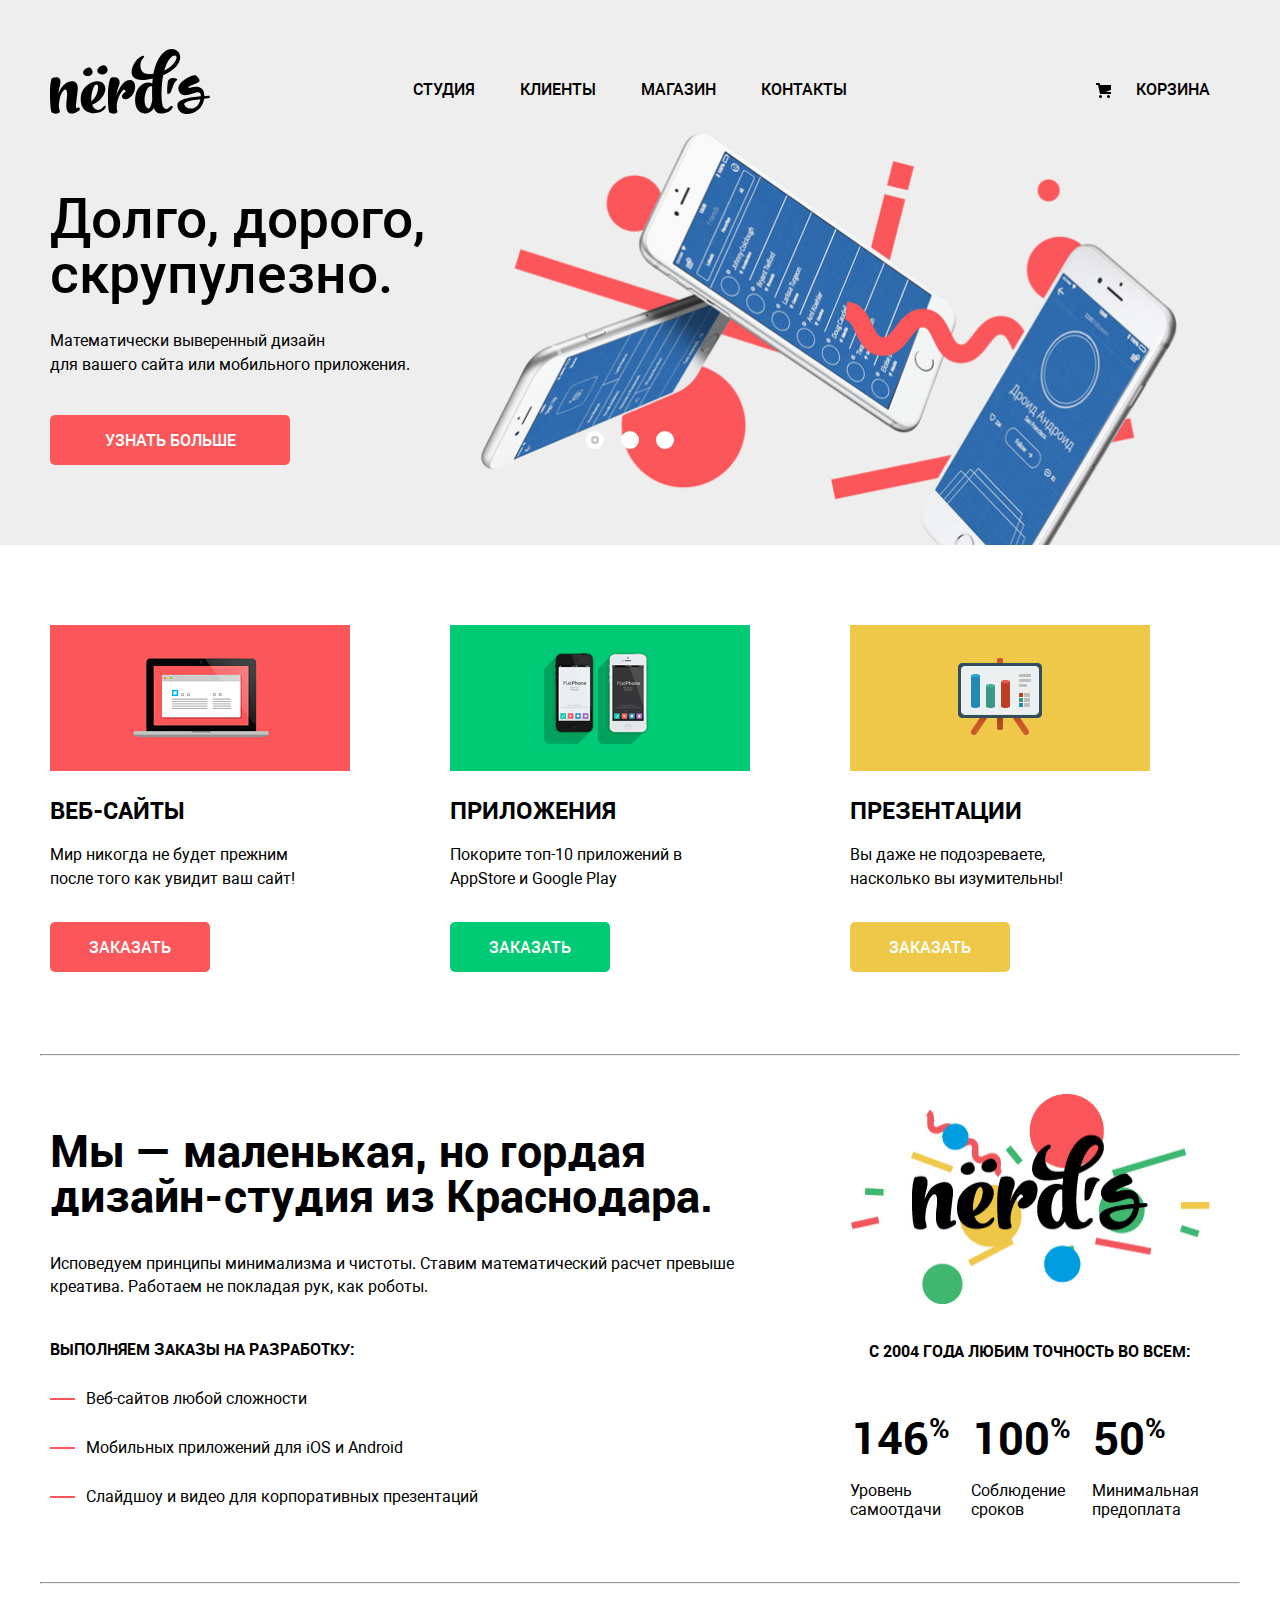
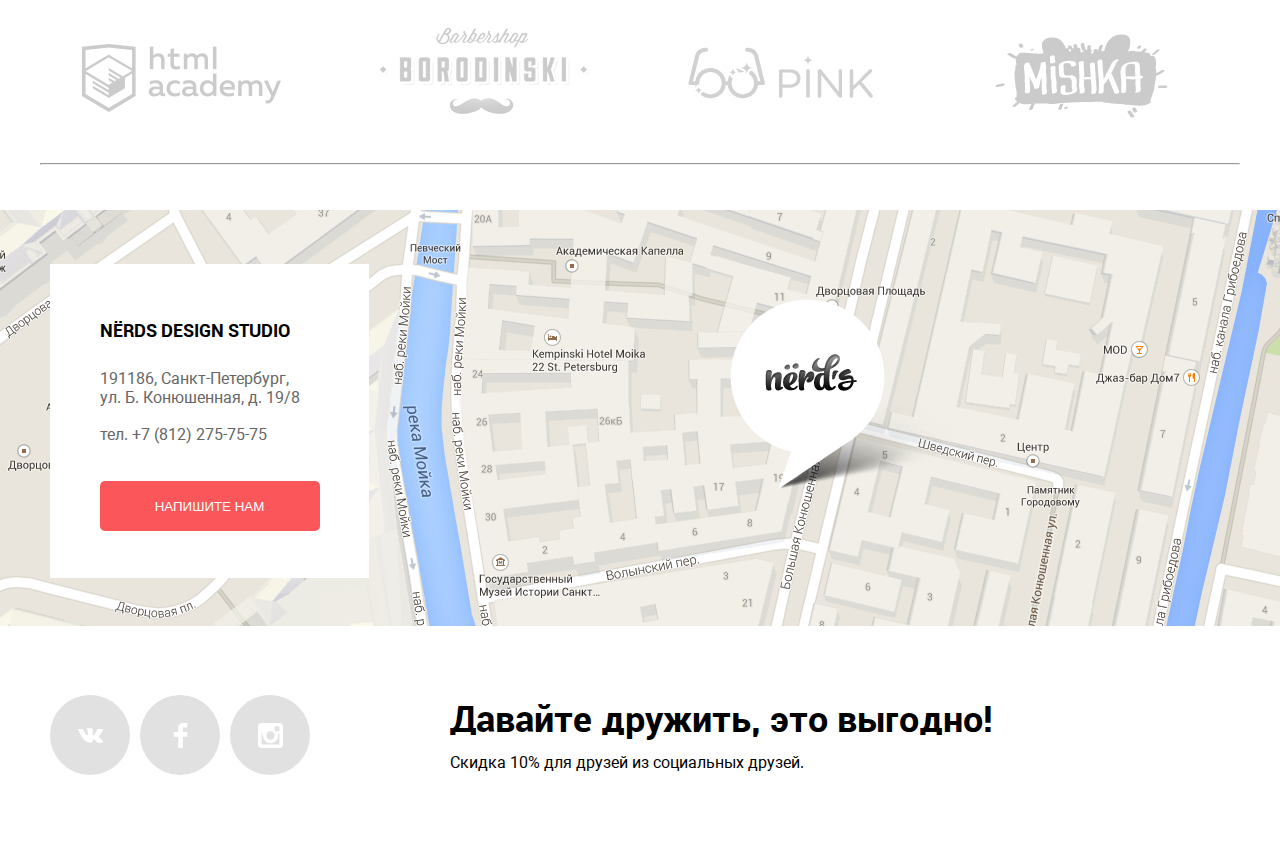
<file: index.html>
<!DOCTYPE html>
<html lang=ru>

<head>
  <meta charset="utf-8">
  <title>Дизайн-студия "Nerds"</title>
  <link rel="stylesheet" type="text/css" href="css/style.css" />
</head>

<body>
  <header class="main-header">
    <nav class="main-navigation container">
      <span class="main-header-logo">
        <img src="img/logo-nerds.svg" width="160" height="65" alt="Логотип дизайн-студии Nerds">
      </span>
      <div class="navigation-list">
        <ul>
          <li>
            <a class="navigation-item" href="#">Cтудия</a>
          </li>
          <li>
            <a class="navigation-item" href="#">Клиенты</a>
          </li>
          <li>
            <a class="navigation-item" href="catalog.html">Магазин</a>
          </li>
          <li>
            <a class="navigation-item" href="#">Контакты</a>
          </li>
        </ul>
      </div>
      <a class="navigation-item cart-item" href="#">Корзина</a>	
    </nav>

    <h1 class="visually-hidden">Дизайн-студия «Nerds»</h1>
    <section class="container">
      <ul class="slider">
        <li class="slide slide-first">
          <input type="radio" name="slide" id="slide-1" class="visually-hidden button-slide" checked>
          <label for="slide-1" class="button button-slide" title="Первый слайд"></label>
          <div class="slide-content">
            <div class="features">
              <h2>Долго, дорого, <br>скрупулезно.</h2>
              <p>Математически выверенный дизайн <br>для вашего сайта или мобильного приложения.</p>
              <a class="button button-more" href="#show-more">Узнать больше</a>
            </div>
            <img src="img/slide-phone.png" height="430" alt="слайд_1">
          </div>
        </li>
        <li class="slide slide-second">
          <input type="radio" name="slide" id="slide-2" class="visually-hidden button-slide">
          <label for="slide-2" class="button button-slide" title="Второй слайд"></label>
          <div class="slide-content">
            <div class="features">
              <h2>Любим математику <br>как никто другой</h2>
              <p>Никакого креатива, только математические формулы <br>для расчёта идеальных пропорций.</p>
              <a class="button button-more" href="#show-more">Узнать больше</a>
            </div>
            <img src="img/slide-desktop.png" height="430" alt="слайд_2">
          </div>
        </li>
        <li class="slide slide-third">
          <input type="radio" name="slide" id="slide-3" class="visually-hidden button-slide">
          <label for="slide-3" class="button button-slide" title="Третий слайд"></label>
          <div class="slide-content">
            <div class="features">
              <h2>Только ночь, <br>только хардкор</h2>
              <p>Работать днём как все? Мы против этого. <br>Ближе к полуночи работа только начинается.</p>
              <a class="button button-more" href="#show-more">Узнать больше</a>
            </div>
            <img src="img/slide-tablet-and-phone.png" height="430" alt="слайд_3">
          </div>
        </li>
        </div>
    </section>
  </header>

  <main class="container">
    <section>
      <h2 class="visually-hidden">Наши услуги:</h2>
      <ul class="offer-list">
        <li>
          <img src="img/illustration-web.png" width="300" height="146" alt="Веб сайт от дизайн-студии Nerds">
          <h3>Веб-сайты</h3>
          <p>Мир никогда не будет прежним <br>после того как увидит ваш сайт!</p>
          <a class="button" href "#offer">Заказать</a>
        </li>
        <li>
          <img src="img/illustration-mobile.png" width="300" height="146" alt="Мобильное приложение от дизайн-студии Nerds">
          <h3>Приложения</h3>
          <p>Покорите топ-10 приложений в AppStore и Google Play</p>
          <a class="button button-green" href "#offer">Заказать</a>
        </li>
        <li>
          <img src="img/illustration-presentation.png" width="300" height="146" alt="Презентации от дизайн-студии Nerds">
          <h3>Презентации</h3>
          <p>Вы даже не подозреваете, <br>насколько вы изумительны!</p>
          <a class="button button-yellow" href "#offer">Заказать</a>
        </li>
      </ul>
    </section>
    <hr>
    <section class="about-us">
      <h2 class="visually-hidden">О нас:</h2>
      <div class="about-us-left-block">
        <p class="about-us-slogan">
          <b>Мы — маленькая, но гордая дизайн-студия из Краснодара.</b>
        </p>
        <p>
          Исповедуем принципы минимализма и чистоты. Ставим математический расчет превыше креатива. Работаем не покладая рук, как роботы.
        </p>
        <p class="services-header">
          <strong>Выполняем заказы на разработку:</strong>
        </p>
        <ul class="services-list">
          <li>
            Веб-сайтов любой сложности
          </li>
          <li>
            Мобильных приложений для iOS и Android
          </li>
          <li>
            Слайдшоу и видео для корпоративных презентаций
          </li>
        </ul>
      </div>
      <div class="about-us-right-block">
        <img src="img/illustration-logo-nerds.png" width="360" height="210" alt="Логотип дизайн-студии Nerds">
        <p class="statistic-slogan">
          C 2004 года любим точность во всем:
        </p>
        <ul class="statistic">
          <li>
            <p class="percentages">146<sup>%</sup>
            </p>
            <p>Уровень самоотдачи</p>
          </li>
          <li>
            <p class="percentages">100<sup>%</sup>
            </p>
            <p>Соблюдение сроков</p>
          </li>
          <li>
            <p class="percentages">50<sup>%</sup>
            </p>
            <p>Минимальная предоплата</p>
          </li>
        </ul>
      </div>
    </section>

    <hr>
    <section class="partners">
      <h2 class="visually-hidden">Наши партнеры:</h2>
      <ul class="partners-list">
        <li class="partners-item">
          <a href="https://htmlacademy.ru/intensive/htmlcss">
            <img src="img/logo-html-academy.png" width="260" height="180" alt="Логотип HTML Academy">
          </a>
        </li>
        <li class="partners-item">
          <a href="#partner">
            <img src="img/logo-borodinski.png" width="260" height="180" alt="Логотип Borodinski">
          </a>
        </li>
        <li class="partners-item">
          <a href="#partner">
            <img src="img/logo-a-pink.png" width="260" height="180" alt="Логотип Pink">
          </a>
        </li>
        <li class="partners-item">
          <a href="#partner">
            <img src="img/logo-mishka.png" width="260" height="180" alt="Логотип Mishka">
          </a>
        </li>
      </ul>
    </section>
    <hr>
  </main>

  <footer class="main-footer">
    <section class="map">
      <h2 class="visually-hidden">Контакты:</h2>
      <div class="contacts container">
        <div class="address-wrapper">
          <div class="address">
            <h3 class="address-header">
              Nёrds Design Studio
            </h3>
            <p>191186, Санкт-Петербург,
              <br>ул. Б. Конюшенная, д. 19/8</p>
            <p>тел.
              <a href="tel:+78122757575">+7 (812) 275-75-75</a>
            </p>
            <button type="button" class="button button-write-us" href="#">Напишите нам</button>
          </div>
        </div>
      </div>
    </section>
    <section class="social container">
      <h2 class="visually-hidden">Мы в социальных сетях:</h2>
      <ul class="social-list">
        <li>
          <a class="social-item" href="#" title="Вконтакте">
            <img src="img/icon-social-vk.svg" width="25" height="25">
          </a>
        </li>
        <li>
          <a class="social-item" href="#" title="Facebook">
            <img src="img/icon-social-fb.svg" width="25" height="25">
          </a>
        </li>
        <li>
          <a class="social-item" href="#" title="Instagram">
            <img src="img/icon-social-insta.svg" width="25" height="25">
          </a>
        </li>
      </ul>
      <div class="social-right-block">
        <p class="social-slogan">
          <b>Давайте дружить, это выгодно!</b>
        </p>
        <p>Скидка 10% для друзей из социальных друзей.</p>
      </div>
    </section>
  </footer>
</body>

</html>
</file>
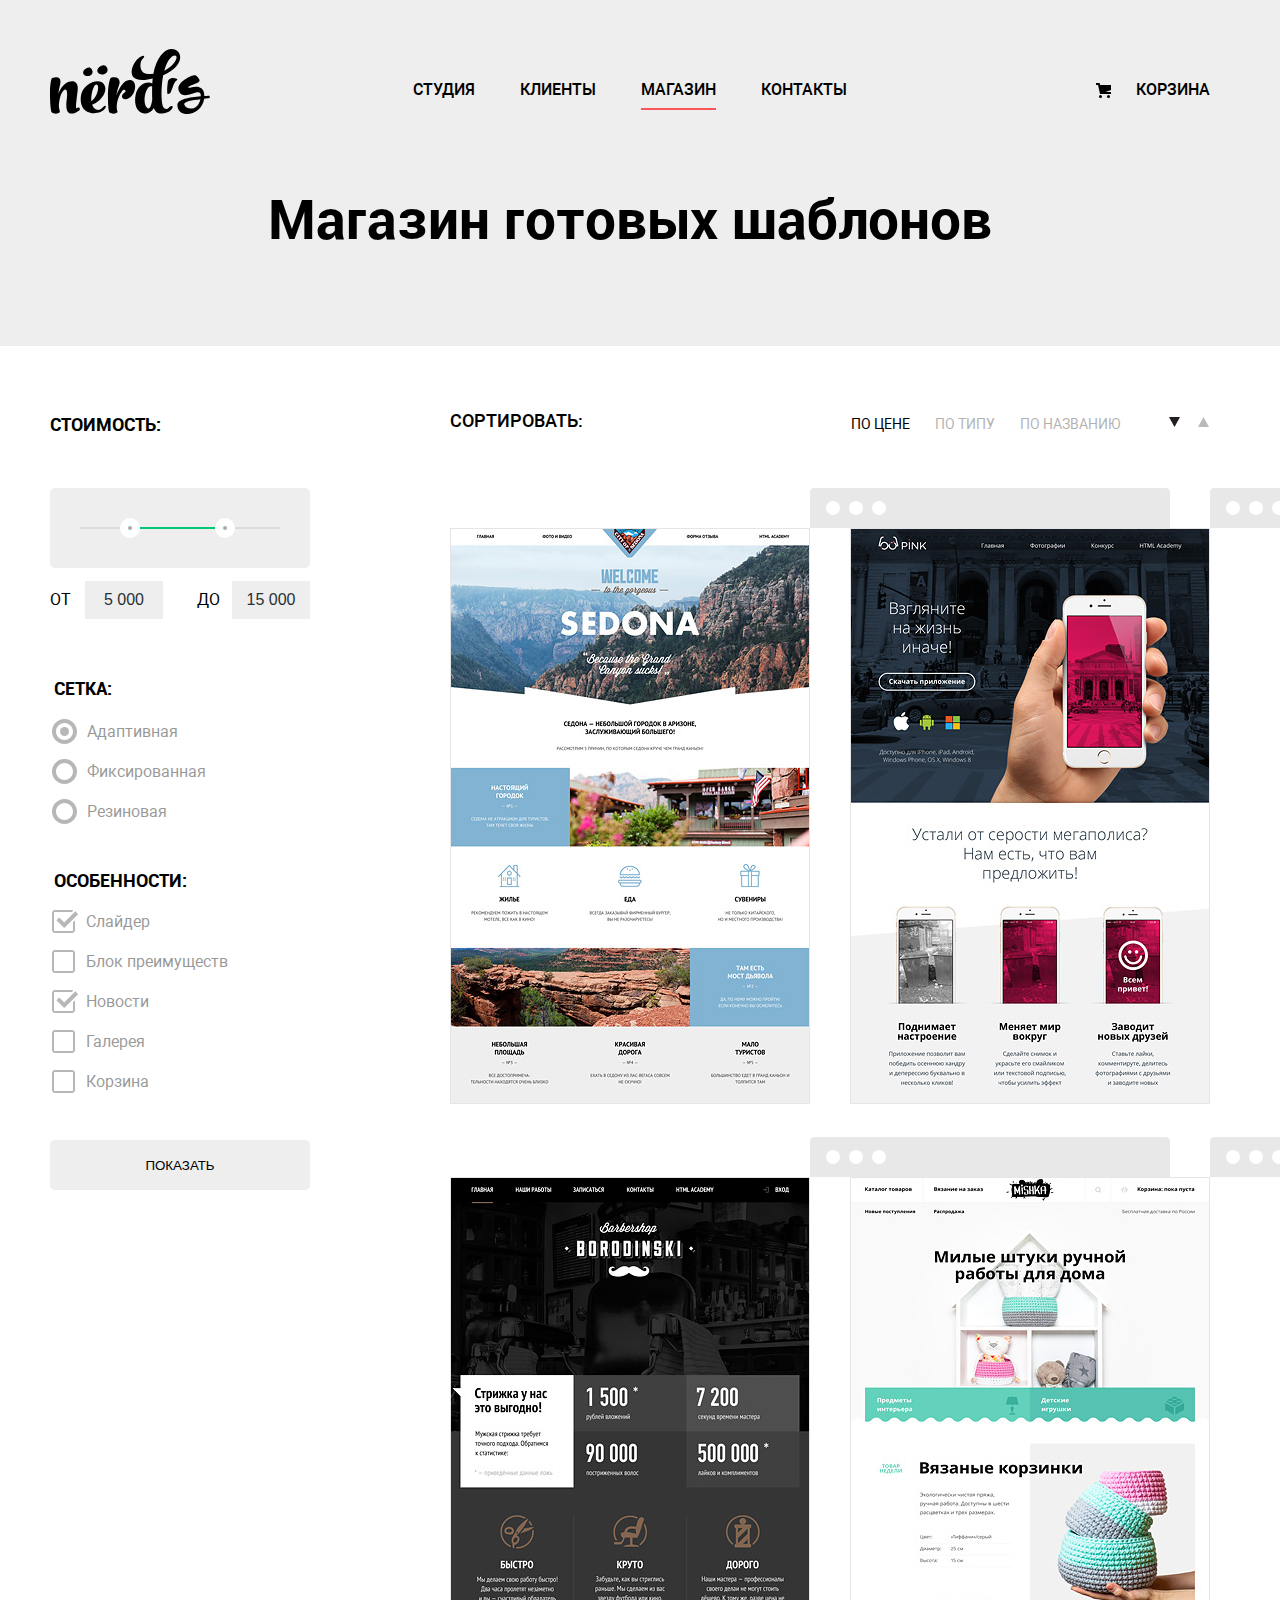
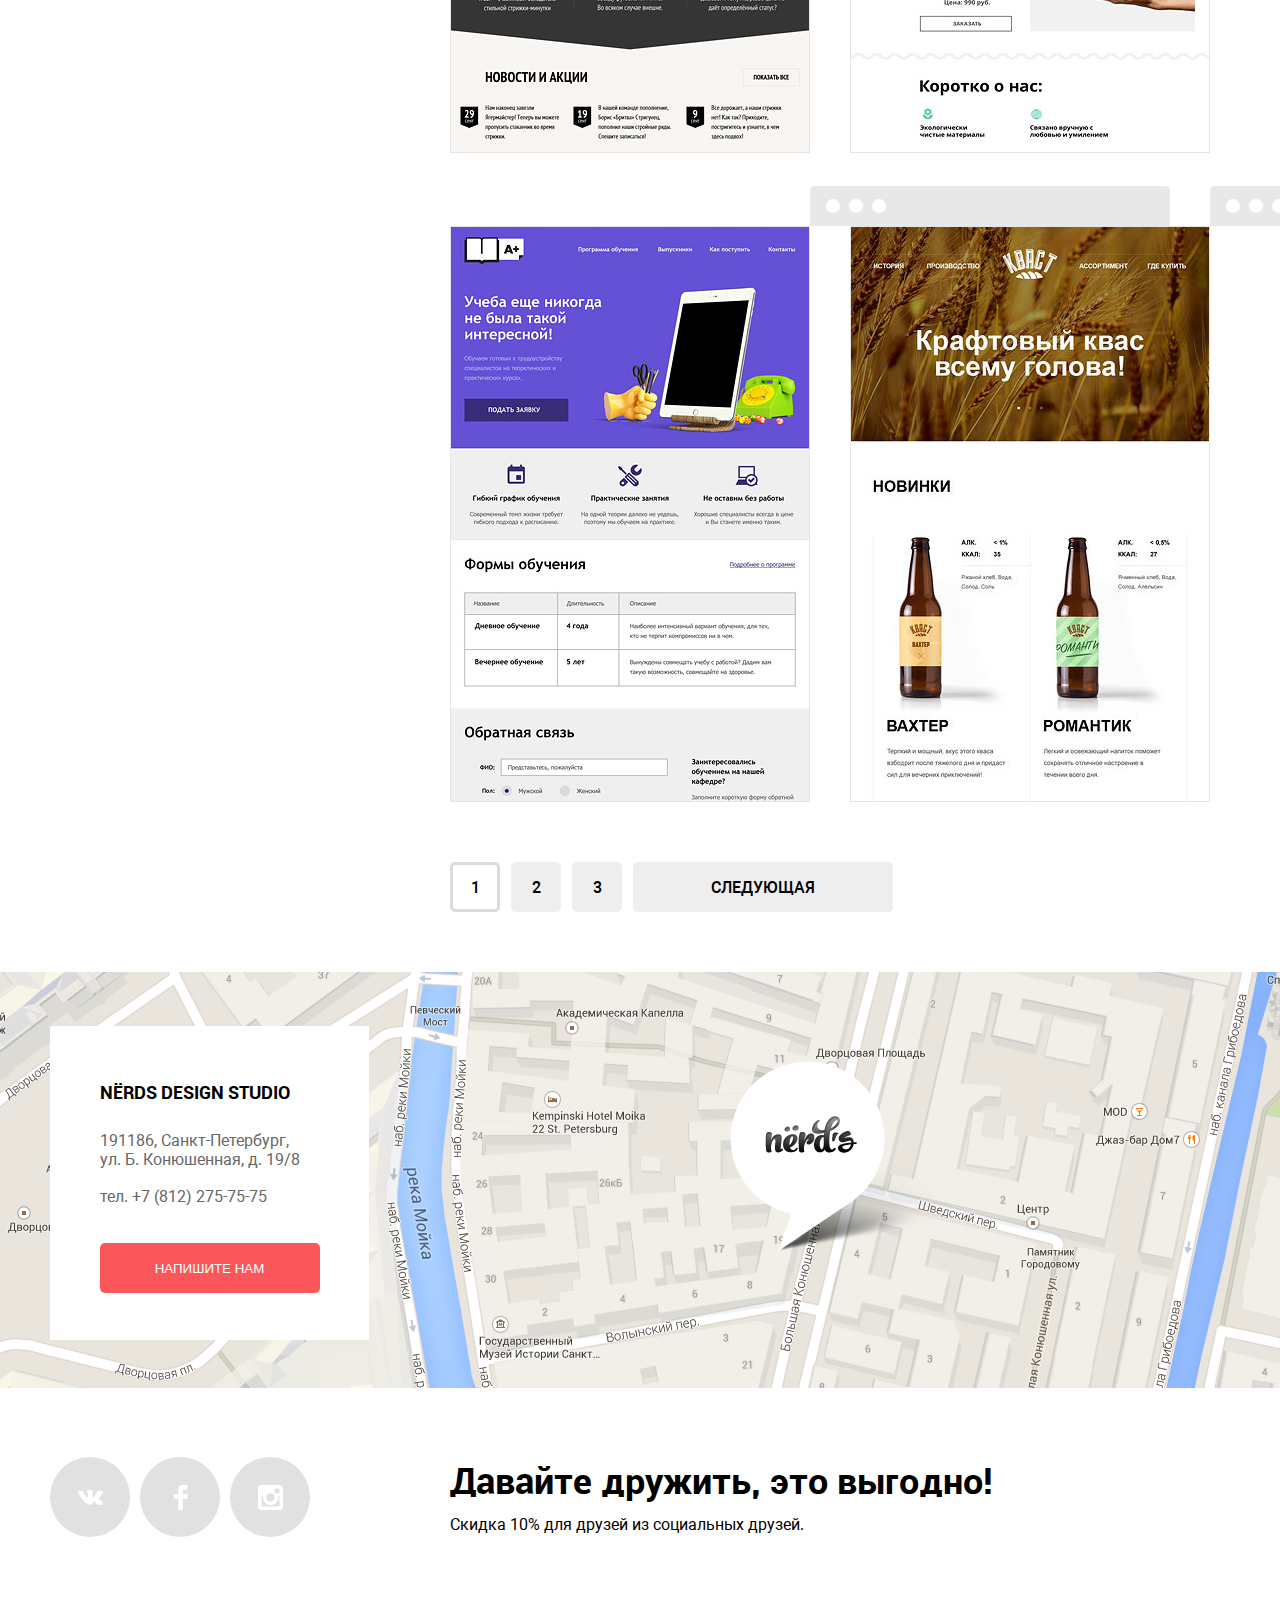
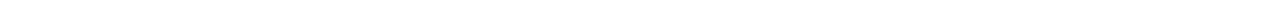
<file: catalog.html>
<!DOCTYPE html>
<html lang=ru>

<head>
  <meta charset="utf-8">
  <title>Дизайн-студия "Nerds"</title>
  <link rel="stylesheet" type="text/css" href="css/style.css" />
</head>

<body>
  <header class="main-header">
    <nav class="main-navigation container">
      <span class="main-header-logo">
        <img src="img/logo-nerds.svg" width="160" height="65" alt="Логотип дизайн-студии Nerds">
      </span>
      <div class="navigation-list">
        <ul>
          <li>
            <a class="navigation-item" href="#">Cтудия</a>
          </li>
          <li>
            <a class="navigation-item" href="#">Клиенты</a>
          </li>
          <li>
            <a class="navigation-item selected" href="catalog.html">Магазин</a>
          </li>
          <li>
            <a class="navigation-item" href="#">Контакты</a>
          </li>
        </ul>
      </div>
      <a class="navigation-item cart-item" href="#">Корзина</a>
    </nav>
    <h1>Магазин готовых шаблонов</h1>
  </header>

  <main class="catalog container">
    <section class="filtres">
      <h2 class="visually-hidden">Фильтр товаров</h2>
      <form action="https://echo.htmlacademy.ru" method="post">
        <div class="cost">
          <b>Стоимость:</b>
          <div class="range-filter">
            <div class="range-controls">
              <div class="scale">
                <div class="bar"></div>
              </div>
              <div class="toggle min-toggle"></div>
              <div class="toggle max-toggle"></div>
            </div>
            <div class="price-controls">
              от
              <input class="min-price" type="text" value="5 000"> до
              <input class="max-price" type="text" value="15 000">
            </div>
          </div>
        </div>
        <fieldset class="grid">
          <legend>
            <b>Сетка:</b>
          </legend>
          <ul>
            <li>
              <input type="radio" name="grid-type" value="adaptive" id="filter-grid-adaptive" checked>
              <label for="filter-grid-adaptive">
                <span></span>Адаптивная
              </label>
            </li>
            <li>
              <input type="radio" name="grid-type" value="fixed" id="filter-grid-fixed">
              <label for="filter-grid-fixed">
                <span></span>Фиксированная
              </label>
            </li>
            <li>
              <input type="radio" name="grid-type" value="flexed" id="filter-grid-flexed">
              <label for="filter-grid-flexed">
                <span></span>Резиновая
              </label>
            </li>
          </ul>
        </fieldset>
        <fieldset class="props">
          <legend>
            <b>Особенности:</b>
          </legend>
          <ul>
            <li>
              <input type="checkbox" name="slider" id="filter-props-slider" checked>
              <label for="filter-props-slider">
                <span></span>Слайдер
              </label>
            </li>
            <li>
              <input type="checkbox" name="advantages" id="filter-props-advantages">
              <label for="filter-props-advantages">
                <span></span>Блок преимуществ
              </label>
            </li>
            <li>
              <input type="checkbox" name="news" id="filter-props-news" checked>
              <label for="filter-props-news">
                <span></span>Новости
              </label>
            </li>
            <li>
              <input type="checkbox" name="gallery" id="filter-props-gallery">
              <label for="filter-props-gallery">
                <span></span>Галерея
              </label>
            </li>
            <li>
              <input type="checkbox" name="cart" id="filter-props-cart">
              <label for="filter-props-cart">
                <span></span>Корзина
              </label>
            </li>
          </ul>
        </fieldset>
        <button type="submit" class="button button-gray filter-button">Показать</button>
      </form>
    </section>

    <div class="view-product">
      <section class="sorting">
        <h2 class="visually-hidden">Сортровка товаров</h2>
        <p class="uppercase">Сортировать:</p>
        <div class="sort-buttons">
          <ul class="sort-button-list">
            <li>
              <a href="#" class="active">По цене</a>
            </li>
            <li>
              <a href="#">По типу</a>
            </li>
            <li>
              <a href="#">По названию</a>
            </li>
          </ul>
          <div class="order-buttons">
            <p>
              <a href="#" class="active" title="По убыванию"></a>
            </p>
            <p>
              <a href="#" title="По возрастанию"></a>
            </p>
          </div>
        </div>
      </section>

      <section>
        <h2 class="visually-hidden">Готовые шаблоны</h2>
        <ul class="template-list">
          <li class="template-item">
            <img src="img/img-sedona.jpg" width="360" height="576" alt="Проект Sedona">
            <div class="wrapper-template">
              <div class="description-window">
                <a href="#">
                  <h3 class="uppercase">Sedona</h3>
                </a>
                <p>Информационный сайт для туристов</p>
                <a class="button button-price" href="#">9 900 руб.</a>
              </div>
            </div>
          </li>
          <li class="template-item">
            <img src="img/img-pink.jpg" width="360" height="576" alt="Проект Pink">
            <div class="wrapper-template">
              <div class="description-window">
                <a href="#">
                  <h3 class="uppercase">Pink App</h3>
                </a>
                <p>Интернет-магазин вязаных игрушек</p>
                <a class="button button-price" href="#">9 900 руб.</a>
              </div>
            </div>
          </li>
          <li class="template-item">
            <img src="img/img-barbershop.jpg" width="360" height="576" alt="Вид проекта Borodinski">
            <div class="wrapper-template">
              <div class="description-window">
                <a href="#">
                  <h3 class="uppercase">Barbershop</h3>
                </a>
                <p>Сайт салоны красоты. Для мужчин, да.</p>
                <a class="button button-price" href="#">9 900 руб.</a>
              </div>
            </div>
          </li>
          <li class="template-item">
            <img src="img/img-mishka.jpg" width="360" height="576" alt="Проект Mishka">
            <div class="wrapper-template">
              <div class="description-window">
                <a href="#">
                  <h3 class="uppercase">Mishka</h3>
                </a>
                <p>Интернет-магазин вязаных игрушек</p>
                <a class="button button-price" href="#">9 900 руб.</a>
              </div>
            </div>
          </li>
          <li class="template-item">
            <img src="img/img-aplus.jpg" width="360" height="576" alt="Проект A Plus">
            <div class="wrapper-template">
              <div class="catalog-description-window">
                <a href="#">
                  <h3 class="uppercase">A Plus</h3>
                </a>
                <p>Лендинг курсов повышения квалификации</p>
                <a class="button button-price" href="#">9 900 руб.</a>
              </div>
            </div>
          </li>
          <li class="template-item">
            <img src="img/img-kvast.jpg" width="360" height="576" alt="Проект Kvast">
            <div class="wrapper-template">
              <div class="description-window">
                <a href="#">
                  <h3 class="uppercase">Кваст</h3>
                </a>
                <p>Промо-сайт производителя крафтового кваса</p>
                <a class="button button-price" href="#">9 900 руб.</a>
              </div>
            </div>
          </li>
        </ul>

        <ul class="pagination-list">
          <li class="pagination-item pagination-item-previous visually-hidden">
            <a href="#" class="button button-gray">Предыдущая</a>
          </li>
          <li class="pagination-item active">
            <a class="button button-gray">1</a>
          </li>
          <li class="pagination-item">
            <a href="#" class="button button-gray">2</a>
          </li>
          <li class="pagination-item">
            <a href="#" class="button button-gray">3</a>
          </li>
          <li class="pagination-item pagination-item-next">
            <a href="#" class="button button-gray">Следующая</a>
          </li>
        </ul>
      </section>
    </div>
  </main>

  <footer class="main-footer">
      <section class="map">
        <h2 class="visually-hidden">Контакты:</h2>
        <div class="contacts container">
          <div class="address-wrapper">
            <div class="address">
              <h3 class="address-header">
                Nёrds Design Studio
              </h3>
              <p>191186, Санкт-Петербург,
                <br>ул. Б. Конюшенная, д. 19/8</p>
              <p>тел.
                <a href="tel:+78122757575">+7 (812) 275-75-75</a>
              </p>
              <button type="button" class="button button-write-us" href="#">Напишите нам</button>
            </div>
          </div>
        </div>
      </section>
      <section class="social container">
        <h2 class="visually-hidden">Мы в социальных сетях:</h2>
        <ul class="social-list">
          <li>
            <a class="social-item" href="#" title="Вконтакте">
              <img src="img/icon-social-vk.svg" width="25" height="25">
            </a>
          </li>
          <li>
            <a class="social-item" href="#" title="Facebook">
              <img src="img/icon-social-fb.svg" width="25" height="25">
            </a>
          </li>
          <li>
            <a class="social-item" href="#" title="Instagram">
              <img src="img/icon-social-insta.svg" width="25" height="25">
            </a>
          </li>
        </ul>
        <div class="social-right-block">
          <p class="social-slogan">
            <b>Давайте дружить, это выгодно!</b>
          </p>
          <p>Скидка 10% для друзей из социальных друзей.</p>
        </div>
      </section>
    </footer>
</body>

</html>
</file>
<file: css/style.css>
@font-face {
    font-family: 'Roboto';
    src:
        url('fonts/roboto.woff2') format('woff2'),
        url('fonts/roboto.woff') format('woff');
    font-weight: normal;
    font-style: normal;
}

@font-face {
    font-family: 'Roboto';
    src: 
        url('fonts/robotomedium.woff2') format('woff2'),
        url('fonts/robotomedium.woff') format('woff');
    font-weight: 500;
    font-style: normal;
}

@font-face {
    font-family: 'Roboto';
    src:
        url('fonts/robotobold.woff2') format('woff2'),
        url('fonts/robotobold.woff') format('woff');
    font-weight: 700;
    font-style: normal;
}

a {
    text-decoration-line: none;
}

.visually-hidden {
    position: absolute;
    width: 1px;
    height: 1px;
    margin: -1px;
    border: 0;
    padding: 0;
    clip: rect(0 0 0 0);
    overflow: hidden;
}

body {   
    margin: 0;
    padding: 0; 
    font-family: 'Roboto', Arial, sans-serif;
    font-size: 16px;
}

.container {
    margin: 0 auto;
    padding: 0 10px;
    max-width: 1200px;
}

.button {   
    font-weight: 500; 
    border: transparent;
    text-transform: uppercase; 
    background: #fb565a;
    color: white;
    border-radius: 5px;
    display: flex;
    align-items: center;
    justify-content: center;
    cursor: pointer;
}

.button:hover {
    background: #e74246;    
}

.button:active {
    background: #d7373b;    
    color: rgba(255, 255, 255, 0.30);
    box-shadow: inset 0px 3px 0px 0px #c13135;
}

.main-header {
    background-color: #eeeeee;
}

.main-navigation {
    min-height: 115px;
    display: flex;
    align-items: flex-end;
    justify-content: space-between;
}

.main-header-logo {
    line-height: 0;
    margin: 0 10px 1px;
}
span.main-header-logo {
    opacity: 1.0;
}
span.main-header-logo:hover { 
    opacity: 0.8;
}
span.main-header-logo:active {
    opacity: 0.3;
}

.navigation-list {
    margin: 0;
    padding: 0; 
    width: 800px;
    display: flex;    
    justify-content: center;
    margin-bottom: 15px; 
}
.navigation-list ul {
    display: flex;
    margin: 0 auto;
    margin-left: 110px;
    list-style: none;    
}
.navigation-list li {
    margin: 0 40px 0 5px;
}

.navigation-item {
    text-transform: uppercase; 
    font-weight: 500; 
    font-size: 16px;
    line-height: 20px;
    color: black;
    opacity: 1.0;
}

.navigation-item:hover:not(.selected) {
    color: #fb565a;
}

.navigation-item:active:not(.selected) {
    color: black;
    opacity: 0.3;
}
.navigation-list .selected {
    position: relative;
}

.navigation-list .selected::after {
    content: "";
    height: 2px;
    width: 100%;
    background: #fb565a;
    position: absolute;
    left: 0px;
    top: 28px;
}

.cart-item {
    display: flex;    
    align-items: center;
    background: url("../img/icon-cart.svg") left no-repeat;
    padding-left: 40px;
    margin-bottom: 15px; 
    margin-right: 30px;
}

.slider {
    position: relative;
    list-style: none;
    height: 430px;
    padding: 0;
    margin: 0;
}

.slider > .slide  {
    position: absolute;
}

.slide-first .button-slide {
    left: 541px;
}
.slide-second .button-slide {
    left: 576px;
}
.slide-third .button-slide {
    left: 611px;
}

.slide-content {    
    display: none;
}

.slide-content > img {
    position: absolute;
    left: 407px;
}

.button-slide:hover,
.button-slide:active,
.button-slide:checked + label:hover::before  {
    background: white;
    box-shadow: unset;
}

.button-slide::before {
    content: "";
    position: absolute;
    width: 4px;
    height: 4px;
    border-radius: 50%;
}

.button-slide:checked + label::before {
    border: 2px solid #c1c1c1;
}

.button-slide:hover::before {
    background-color: #c1c1c1;
    border: 2px solid #c1c1c1;
}

.button-slide:active::before {
   opacity: 0.75;
}

.button-slide:checked ~ .slide-content {
    display: flex;
}

.button-slide {
    width: 18px;
    height: 18px;
    background: white;
    border-radius: 50%;
    margin: 5px;
    position: absolute;
    z-index: 10;
    top: 311px;
}

.button-more {
    width: 240px;
    height: 50px;
    margin: 38px 10px 0 10px;
}

.features {
    padding-top: 4px;
    z-index: 5;
}
.features > h2 {
    font-size: 55px;
    font-weight: 500;
    line-height: 55px;
    margin: 73px 10px 0 10px;
}
.features > p {
    margin: 27px 10px 0 10px;
    font-size: 16px;
    line-height: 24px;
}

.offer-list {
    margin: 0;
    margin-top: 1px;
    padding: 0 10px;
    height: 500px;
    list-style: none;
    display: flex;
}
.offer-list li {
    margin: 79px 100px 0 0;
    width: 300px;
}

.offer-list h3 {
    margin: 0;
    margin-top: 24px;
    font-size: 24px;     
    line-height: 24px;
    font-weight: 700;
    text-transform: uppercase; 
}

.offer-list p {
    margin: 0;
    margin-top: 20px;
    line-height: 24px;
}

.offer-list a {
    display: flex;
    margin: 0;
    margin-top: 31px;
    height: 50px;
    width: 160px;
}

.button-green {
    background: #00ca74;
}

.button-green:hover {
    background: #00bc6c;
}

.button-green:active {
    background: #00aa62;
    box-shadow: inset 0px 3px 0px 0px #009958;
}

.button-yellow {
    background: #efc849;
}

.button-yellow:hover {
    background: #eab534;
}

.button-yellow:active {
    background: #e5a722;
    box-shadow: inset 0px 3px 0px 0px #ce961f;
}

.about-us {
    display: flex;
    height: 510px;
}

.about-us-left-block .about-us-slogan {
    margin: 65px 10px 0;
    font-weight: 500; 
    font-size: 45px;
    line-height: 45px;
}

.about-us-left-block {
    width: 780px;
}

.about-us-left-block > p {
    margin: 33px 10px 0 10px;
    line-height: 23px;
}

.about-us-left-block > .about-us-slogan { 
    margin: 65px 10px 0;   
}

.about-us-left-block > .services-header { 
    text-transform: uppercase;
    margin: 40px 10px 0;
    font-weight: 700;
}

.about-us-left-block > .services-list {
    margin: 18px 10px;
    padding-left: 0px; 
    list-style: none;
}
.services-list > li {
    margin: 10px 0;
    padding: 10px 0 10px 36px;
    background: url("../img/icon-red-line.png") left no-repeat;
}

.about-us-right-block {
    width: 380px;
    text-align: center;
    margin-top: 30px;
    margin-left: 20px;
}

.statistic-slogan {
    margin-top: 33px;
    font-weight: 700;
    text-transform: uppercase;
}

.statistic {
    margin: 0;
    margin-top: 44px;
    padding: 0;
    display: flex;
    list-style: none;
}

.statistic p {
    text-align: left;
    margin: 20px 10px 0 10px;
}
.statistic p.percentages {
    margin: 0 11px; 
    font-size: 45px;
    line-height: 45px;
    font-weight: 700; 
}
.statistic sup {
    font-size: 28px;
}

.partners {
    height: 173px;
}
.partners-list {
    margin: 0;
    margin-top: -10px; 
    padding: 0 10px;
    padding-right: 28px; 
    display: flex;
    justify-content: space-between;
    list-style: none;
}

.partners-item a  {
    opacity: 0.2;
}
.partners-item a:hover {
    opacity: 1.0; 
}
.partners-item a:active {
    opacity: 1.0; 
}

.main-footer {
    margin-top: 25px;
    padding: 20px 0 70px;
}

.contacts {
    height: 100%;
    position: relative;
}

.map { 
    background-image: url("../img/map.png");
    background-repeat: no-repeat;
    background-position-x: calc(50% - 10px);
    height: 420px;
    width: 100%;
}

.map .container {
    position: relative;
}

.address-wrapper {
    width: 319px;
    position: absolute;
    background: #ffffff;
    margin: 54px 10px 10px 10px;
    padding-bottom: 47px;
    padding-top: 5px;
}

.address {
    width: 220px;
    margin: 0 auto;
    margin-top: 50px;
}

.address-header {
    text-transform: uppercase;
    font-size: 18px;
    font-weight: 700;
    margin-bottom: 26px;
}

.address p {
    margin-top: 18px;
    color: #666666;
}

.address a {
    line-height: 19px;
    color: #666666;
}
.address a:hover {
    color: #fb565a;
}

.button-write-us {
    margin-top: 37px;
    width: 220px;
    height: 50px;
    color: white;
}

.social {
    padding-top: 65px; 
    display: flex;
}

.social-list {
    margin: 0;
    padding: 0;
    width: 380px;
    display: flex;
    list-style: none;
}

.social-list > li {
    margin-left: 10px;
    line-height: 0;
}

.social-item {
    width: 80px;
    height: 80px;
    display: flex;
    border-radius: 50%;
    background-color: #e1e1e1;
    background-position: 50% 50%;
    background-repeat: no-repeat; 
}

.social-item img {
    margin: auto;
}
.social-item:active img {
    opacity: 0.3;
}

.social-right-block {
    padding-left: 30px;
}

.social-slogan {
    margin: 0;
    padding: 6px 0 0;
    font-size: 36px;
    font-weight: 700;
    line-height: 36px;
}

.social-description {
    margin: 12px 0 0;
    padding: 0;
}

.main-header > h1 {
    margin: 37px auto;
    font-size: 55px;
    line-height: 55px;
    padding: 40px 21px 99px 0;
    text-align: center;    
}

.view-product {
    width: 760px;
    margin-right: 30px;
}

.catalog {
    display: flex;
    justify-content: space-between;
    margin-bottom: 0px;
}

.filtres {
    margin-left: 10px;
    width: 260px;
}

.filtres input + label:hover {
    opacity: 1;
}

.filtres label {
    padding: 8px 6px 8px 35px;
    font-size: 16px;
    line-height: 20px;
    opacity: 0.4;
}

.filtres legend {
    font-weight: 500;
    text-transform: uppercase;
}

.cost{
    display: block;
    font-size: 18px;
    line-height: 30px;
    margin-top: 27px;
    text-transform: uppercase;
}

.cost b{
    font-weight: bold;
    margin: 0;
}

.range-filter {
    padding-top: 48px;
    width: 260px;
    margin: 0;
    margin-bottom: 10px;
}

.range-controls {
    position: relative;
    height: 80px;
    margin-bottom: 13px;
    padding: 0 30px;
    background: #eeeeee;
    border-radius: 5px;
    overflow: hidden;
}

.scale {
    margin-top: 39px;
    height: 2px;
    background: #d7dcde;
}

.bar {
    height: 2px;
    background: #00ca74;
    margin-left: 50px;
    width: 100px;
}

.min-toggle, .max-toggle{
    position: absolute;
    top: 30px;
    left: 30px;
    width: 4px;
    height: 4px;
    border: 8px solid white;
    background: #ababab;
    cursor: pointer;
    border-radius: 50%;
}

.toggle.min-toggle {
    left: 70px;
}

.toggle.max-toggle {
    left: 165px;
}

.price-controls input{
    width: 58px;
    height: 22px;
    padding: 8px 10px;
    margin-left: 8px;
    border: none;
    background: #eeeeee;
    font-size: 16px;
    text-align: center;
    color: #283136;
}

.price-controls input:first-child{
    margin-right: 30px;
    margin-left: 10px; 
}

.price-controls {
    font-size: 16px;
    line-height: 22px;
}

.grid {
    padding-left: 0;
    border: none;
    margin-top: 58px;
    font-size: 18px;
    line-height: 23px;
}

.grid ul {
    margin-bottom: 17px;
    margin-top: 13px;
    padding-left: 0;
    list-style: none;
}

.grid input {
    display:none;
}

.grid li {
    margin-bottom: 17px;
}

.grid label {
    font-size: 16px;
    line-height: 20px;
    opacity: 0.4;
}

.grid input + label {
    background: url("../img/icon-radio-off.svg") left no-repeat;
    cursor: pointer;
}

.grid input:checked + label {
    background: url("../img/icon-radio-on.svg") left no-repeat;
}

.props {
    border: none;
    margin-top: 18px;
    padding-left: 0;
}

.props {
    font-size: 18px;
    line-height: 23px;
}

.props ul {
    margin-top: 9px;
    padding: 2px;
    padding-left: 0;
    list-style: none;
}

.props input {
    display:none;
}

.props li {
    margin-bottom: 17px;
}

.props label {
    font-size: 16px;
    line-height: 20px;
    background: url("../img/icon-checkbox-off.svg") left 50% no-repeat;
    cursor: pointer;
    padding-left: 34px;
    margin-bottom: 5px;
}

.props input:checked + label {
    background: url("../img/icon-checkbox-on.svg") left 50%  no-repeat;
}

.button-gray {  
    background: #eeeeee;
    width: 50px;
    height: 50px;
    color: black;
}

button.filter-button {
    border: none;
    width: 260px;
    height: 50px;
}

button.filter-button:focus {
    outline: 0;
}

.sorting {
    margin-top: 19px;
    margin-bottom: 46px;
    display: flex;
    width: 760px;
    height: 40px;
}

.sorting p {
    text-transform: uppercase;
    margin: 10px 0;
    font-weight: 500;
}

.sorting > p {
    font-size: 18px;
    line-height: 18px;
    text-align: center;
}

.sort-buttons {
    display: flex;
}

.order-buttons {
    display: flex;
    justify-content: space-between;
    margin-left: 37px;
    margin-right: 0;
    width: 40px;
}

.order-buttons a {
    opacity: 0.3;
    display: block;
    width: 11px;
    height: 10px;
    margin: 5px 0 0 0;
}

.order-buttons a:hover {
    opacity: 0.6;
}

.order-buttons a:active, 
.order-buttons a.active  {
    opacity: 1;
}

.order-buttons p:first-of-type a {
    background: url("../img/icon-cursor-down-dir.svg") no-repeat;
}

.order-buttons p:last-of-type a {
    background: url("../img/icon-cursor-up-dir.svg") no-repeat;
}

.sort-button-list {
    margin: 10px 0px 8px 214px;
    display: flex;
    list-style: none;
}

.sort-button-list a{    
    text-transform: uppercase;
}

.sort-button-list a{
    font-size: 14px;
    line-height: 18px;
    text-decoration-line: none;
    color: inherit;
    opacity: 0.3;
}

.sort-button-list a:hover {
    opacity: 0.6;
}

.sort-button-list a:active, 
.sort-button-list a.active {
    opacity: 1;
}

.sort-button-list li {
    margin: 2px 11px 0 14px;
}

.template-list {
    display: flex;
    flex-wrap: wrap;
    padding: 0;
}

.template-item {
    margin: 0px;
    width: 360px;
    height: 576px;
    margin-bottom: 33px;
    list-style: none;
    position: relative;
    padding-top: 40px;
}

.template-item:nth-child(2n) {
    margin-left: 40px; 
}

.template-item::before {
    top: 40px ;
    bottom: 0;
    width: 100%;
    position: absolute;
    box-shadow: inset 0 0 0 1px #e5e5e5;
    content: "" 
}
.template-item:hover::before {
    box-shadow: unset
}

.template-item::after {
    top: 0;
    position: absolute;
    opacity: 0.12;
    content: "";
    width: 360px;
    height: 40px;
    background-image: url("../img/bg-browser.svg");
}

.description-window {
    text-align: center;
    padding: 10px 65px 43px 65px;
    background-color: #eeeeee;
    position: absolute;
    bottom: 0;
    right: 0;
    left: 0;
}

.description-window h3 {
    text-transform: uppercase;
    color: black;
    font-size: 18px;
    line-height: 30px;
    margin-bottom: 5px; 
    margin-right: 2px;
}

.description-window p {
    font-size: 16px;
    line-height: 18px;
    margin-top: 15px;
}

.button-price {
    width: 200px;
    height: 50px;
}

.description-window .button-price {
    margin-top: 30px;
    margin-left: auto;
    margin-right: auto;
}

.wrapper-template {
    position: absolute;
    top: 0;
    bottom: 0;
    right: 0;
    left: 0;
    opacity: 0;

}

.wrapper-template::before {
    position: absolute;
    margin-top: 0px; 
    opacity: 1;
    content: "";
    width: 360px;
    height: 40px;
    background-image: url("../img/bg-browser.svg");
}

.template-item:hover .wrapper-template {
    opacity: 1;
    box-shadow: 0 6px 15px 1px #0001012d;

}

.pagination-list {
    list-style: none;
    display: flex;
    padding: 0;
    margin-bottom: 15px;
}

.button-gray {  
    background: #eeeeee;
    width: 50px;
    height: 50px;
    color: black;
}

.pagination-item .button-gray {
    margin-top: 1px;
}

.pagination-item {
    margin: 10px 11px 0 0px; 
}

.button-gray:hover {
    background: #dfdfdf;
}

.button-gray:active {
    background: #d5d5d5;
    color: rgba(0, 0, 0, 0.3);
    box-shadow: inset 0px 3px 0px 0px #bfbfbf;
}

.pagination-item-previous a,
.pagination-item-next a {
    width: 260px;
}

.pagination-item.active a {
    box-shadow: inset 0 0 0px 3px #dbdbdb;
    background: white;
}
</file>
